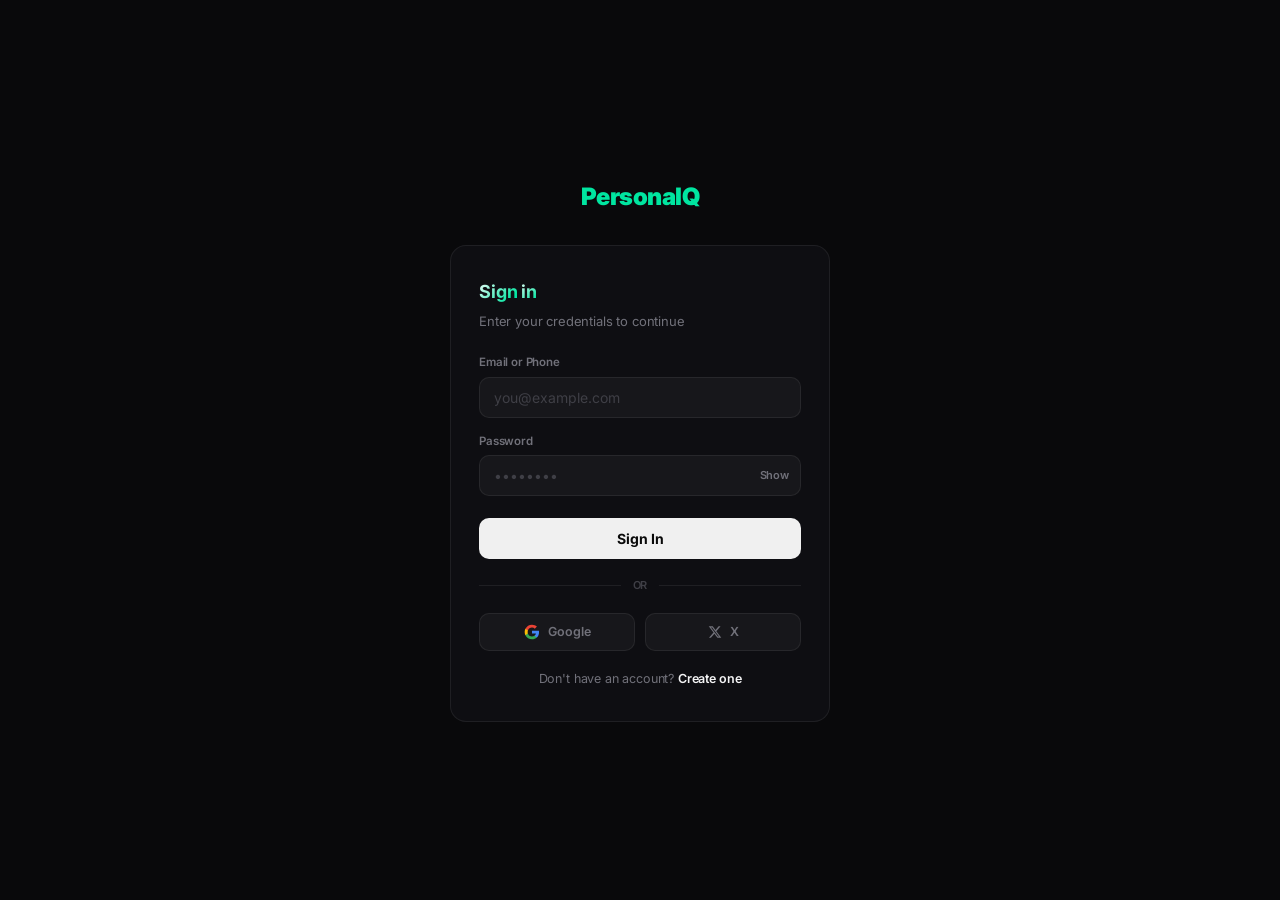
<file: claude website/index.html>
<!DOCTYPE html>
<html lang="en">
<head>
  <meta charset="UTF-8" />
  <meta name="viewport" content="width=device-width, initial-scale=1.0" />
  <title>PersonalQ</title>
  <link rel="stylesheet" href="css/style.css?v=6" />
  <link rel="preconnect" href="https://fonts.googleapis.com" />
  <link rel="preconnect" href="https://fonts.gstatic.com" crossorigin />
  <link href="https://fonts.googleapis.com/css2?family=Inter:wght@400;500;600;700;800;900&display=swap" rel="stylesheet" />
  <style>
    /* ── Cinematic loading screen (Jitter-style) ─────── */
    .loading-screen {
      position: fixed; inset: 0; z-index: 999;
      background: #060608;
      display: flex; align-items: center; justify-content: center;
      flex-direction: column;
      overflow: hidden;
    }

    /* Ambient glow */
    .loading-glow {
      position: absolute; width: 600px; height: 600px; border-radius: 50%;
      background: radial-gradient(circle, rgba(0,229,160,0.05) 0%, rgba(0,196,255,0.03) 40%, transparent 70%);
      opacity: 0;
      animation: glowPulse 4s ease-in-out 0.2s infinite;
    }

    /* Big cinematic title */
    .loading-headline {
      position: relative; z-index: 2;
      display: flex; flex-wrap: wrap; justify-content: center; gap: 0 0.3em;
      text-align: center;
    }

    .loading-word {
      display: inline-block;
      font-size: clamp(52px, 8vw, 96px);
      font-weight: 900;
      letter-spacing: -3px;
      line-height: 1.05;
      opacity: 0;
      transform: translateY(50px);
      animation: wordSlideIn 1s cubic-bezier(0.16, 1, 0.3, 1) forwards;
      /* Gradient text */
      background: linear-gradient(135deg, #ffffff 0%, #00e5a0 45%, #00c4ff 75%, #a78bfa 100%);
      background-size: 200% 200%;
      -webkit-background-clip: text;
      background-clip: text;
      -webkit-text-fill-color: transparent;
    }

    /* Welcome subtitle */
    .loading-subtitle {
      position: relative; z-index: 2;
      margin-top: 20px;
      font-size: 16px; font-weight: 500; color: rgba(255,255,255,0.35);
      letter-spacing: 0.1px;
      opacity: 0;
      animation: subtitleFade 0.8s cubic-bezier(0.16, 1, 0.3, 1) forwards;
    }
    .loading-subtitle .user-name {
      color: rgba(255,255,255,0.75); font-weight: 600;
    }

    /* Loading bar */
    .loading-bar-wrap {
      position: relative; z-index: 2;
      width: 200px; height: 1px; margin-top: 48px;
      background: rgba(255,255,255,0.06); border-radius: 99px;
      overflow: hidden; opacity: 0;
      animation: subtitleFade 0.5s ease-out forwards;
    }
    .loading-bar-fill {
      height: 100%; width: 0%; border-radius: 99px;
      background: linear-gradient(90deg, #00e5a0, #00c4ff);
      animation: barFill 1.8s cubic-bezier(0.4, 0, 0.2, 1) forwards;
    }

    .loading-screen.fade-out {
      animation: screenFadeOut 0.8s cubic-bezier(0.4, 0, 0.2, 1) forwards;
    }

    @keyframes wordSlideIn {
      0%   { opacity: 0; transform: translateY(50px); filter: blur(6px); }
      60%  { filter: blur(0); }
      100% { opacity: 1; transform: translateY(0); filter: blur(0); }
    }
    @keyframes subtitleFade {
      from { opacity: 0; transform: translateY(14px); }
      to   { opacity: 1; transform: translateY(0); }
    }
    @keyframes glowPulse {
      0%, 100% { opacity: 0.5; transform: scale(0.95); }
      50%      { opacity: 1; transform: scale(1.05); }
    }
    @keyframes barFill {
      0%   { width: 0%; }
      30%  { width: 45%; }
      60%  { width: 70%; }
      85%  { width: 88%; }
      100% { width: 100%; }
    }
    @keyframes screenFadeOut {
      0%   { opacity: 1; }
      100% { opacity: 0; pointer-events: none; }
    }

    /* ── Dashboard layout ────────────────────────────── */
    .dash-hero {
      text-align: center; padding: 64px 24px 24px;
    }
    .dash-hero-headline {
      display: flex; flex-wrap: wrap; justify-content: center; gap: 0 0.25em;
      margin-bottom: 16px;
    }
    .dash-hero-word {
      display: inline-block;
      font-size: clamp(32px, 5vw, 56px);
      font-weight: 900;
      letter-spacing: -2px;
      line-height: 1.05;
      opacity: 0;
      transform: translateY(40px);
      animation: wordSlideIn 0.9s cubic-bezier(0.16, 1, 0.3, 1) forwards;
    }
    .dash-hero-word.gradient-word {
      background: linear-gradient(135deg, #00e5a0 0%, #00c4ff 60%, #a78bfa 100%);
      background-size: 200% 200%;
      -webkit-background-clip: text;
      background-clip: text;
      -webkit-text-fill-color: transparent;
    }
    .dash-hero p {
      color: var(--text-muted); font-size: 15px; max-width: 420px; margin: 0 auto;
      opacity: 0;
      animation: subtitleFade 0.8s cubic-bezier(0.16, 1, 0.3, 1) forwards;
    }

    .dash-grid {
      display: grid; grid-template-columns: repeat(auto-fill, minmax(220px, 1fr));
      gap: 14px; max-width: 800px; margin: 0 auto; padding: 24px 32px 60px;
    }

    .dash-card {
      background: var(--card-bg);
      border: 1px solid var(--border);
      border-radius: 16px; padding: 28px 24px;
      cursor: pointer;
      transition: border-color 0.3s, transform 0.25s, box-shadow 0.3s, background 0.3s;
      animation: fadeSlideUp 0.5s ease-out both;
      text-decoration: none; color: inherit; display: block;
      position: relative; overflow: hidden;
    }
    .dash-card::before {
      content: ''; position: absolute; inset: 0;
      background: radial-gradient(circle at 50% 0%, rgba(255,255,255,0.03) 0%, transparent 60%);
      opacity: 0; transition: opacity 0.3s;
    }
    .dash-card:hover::before { opacity: 1; }
    .dash-card:nth-child(1) { animation-delay: 0.15s; }
    .dash-card:nth-child(2) { animation-delay: 0.22s; }
    .dash-card:nth-child(3) { animation-delay: 0.29s; }
    .dash-card:nth-child(4) { animation-delay: 0.36s; }

    .dash-card:hover {
      border-color: rgba(0,229,160,0.2);
      transform: translateY(-4px);
      box-shadow: 0 16px 48px rgba(0,0,0,0.35), 0 0 0 1px rgba(0,229,160,0.06);
      background: rgba(255,255,255,0.035);
    }

    .dash-icon {
      width: 48px; height: 48px; border-radius: 14px;
      display: flex; align-items: center; justify-content: center;
      margin-bottom: 18px; font-size: 22px;
    }
    .dash-icon.goals   { background: rgba(0,229,160,0.08); color: #00e5a0; }
    .dash-icon.budget  { background: rgba(0,196,255,0.08); color: #00c4ff; }
    .dash-icon.journal { background: rgba(167,139,250,0.08); color: #a78bfa; }
    .dash-icon.more    { background: rgba(255,255,255,0.03); color: var(--text-dim); }

    .dash-card h3 {
      font-size: 15px; font-weight: 700; margin-bottom: 6px;
      letter-spacing: -0.1px; position: relative;
    }
    .dash-card p {
      font-size: 12.5px; color: var(--text-muted); line-height: 1.55;
      position: relative;
    }
    .dash-card .dash-tag {
      display: inline-block; margin-top: 14px; font-size: 9.5px; font-weight: 700;
      text-transform: uppercase; letter-spacing: 0.8px; padding: 3px 10px;
      border-radius: 4px; position: relative;
    }
    .tag-live { background: rgba(0,229,160,0.08); color: #00e5a0; border: 1px solid rgba(0,229,160,0.15); }
    .tag-soon { background: rgba(255,255,255,0.03); color: var(--text-dim); border: 1px solid rgba(255,255,255,0.04); }
  </style>
</head>
<body class="goals-page">

  <!-- Cinematic loading screen -->
  <div class="loading-screen" id="loading-screen">
    <div class="loading-glow"></div>
    <div class="loading-headline" id="loading-headline">
      <!-- Words injected by JS with staggered delays -->
    </div>
    <div class="loading-subtitle" id="loading-welcome" style="animation-delay:0s">Welcome back</div>
    <div class="loading-bar-wrap" style="animation-delay:0s">
      <div class="loading-bar-fill"></div>
    </div>
  </div>

  <!-- Navbar -->
  <nav class="navbar" style="opacity:0" id="main-nav">
    <span class="nav-brand nav-brand-animated">PersonalQ</span>
    <div class="nav-right">
      <span id="nav-username" class="nav-user"></span>
      <button class="btn-logout" onclick="handleLogout()">Log Out</button>
    </div>
  </nav>

  <!-- Dashboard content -->
  <div id="dashboard" style="opacity:0">

    <div class="dash-hero">
      <div class="dash-hero-headline" id="dash-headline">
        <!-- Words injected by JS -->
      </div>
      <p id="dash-sub" style="animation-delay:0s">Track your goals, manage your budget, and build the life you want.</p>
    </div>

    <div class="dash-grid">

      <!-- Goal Tracker -->
      <a class="dash-card" href="goals.html">
        <div class="dash-icon goals">
          <svg width="24" height="24" viewBox="0 0 24 24" fill="none" stroke="currentColor" stroke-width="2" stroke-linecap="round" stroke-linejoin="round">
            <path d="M22 11.08V12a10 10 0 1 1-5.93-9.14"/>
            <polyline points="22 4 12 14.01 9 11.01"/>
          </svg>
        </div>
        <h3>Goal Tracker</h3>
        <p>Set yearly goals, lock in progress, and watch your growth on a live chart.</p>
        <span class="dash-tag tag-live">Live</span>
      </a>

      <!-- Budget Planner -->
      <a class="dash-card" href="budget.html">
        <div class="dash-icon budget">
          <svg width="24" height="24" viewBox="0 0 24 24" fill="none" stroke="currentColor" stroke-width="2" stroke-linecap="round" stroke-linejoin="round">
            <line x1="12" y1="1" x2="12" y2="23"/><path d="M17 5H9.5a3.5 3.5 0 0 0 0 7h5a3.5 3.5 0 0 1 0 7H6"/>
          </svg>
        </div>
        <h3>Budget Planner</h3>
        <p>Plan your income, expenses, and savings with smart tracking tools.</p>
        <span class="dash-tag tag-live">Live</span>
      </a>

      <!-- Journal -->
      <a class="dash-card" href="#">
        <div class="dash-icon journal">
          <svg width="24" height="24" viewBox="0 0 24 24" fill="none" stroke="currentColor" stroke-width="2" stroke-linecap="round" stroke-linejoin="round">
            <path d="M2 3h6a4 4 0 0 1 4 4v14a3 3 0 0 0-3-3H2z"/><path d="M22 3h-6a4 4 0 0 0-4 4v14a3 3 0 0 1 3-3h7z"/>
          </svg>
        </div>
        <h3>Journal</h3>
        <p>Write daily reflections, track your mood, and build mindful habits.</p>
        <span class="dash-tag tag-soon">Coming Soon</span>
      </a>

      <!-- More -->
      <a class="dash-card" href="#">
        <div class="dash-icon more">
          <svg width="24" height="24" viewBox="0 0 24 24" fill="none" stroke="currentColor" stroke-width="2" stroke-linecap="round" stroke-linejoin="round">
            <circle cx="12" cy="12" r="1"/><circle cx="19" cy="12" r="1"/><circle cx="5" cy="12" r="1"/>
          </svg>
        </div>
        <h3>More Features</h3>
        <p>Habit tracker, fitness log, reading list, and more on the way.</p>
        <span class="dash-tag tag-soon">Coming Soon</span>
      </a>

    </div>
  </div>

  <script>
    // ─── Auth guard — must be logged in ────────────────
    const session = localStorage.getItem('personalq_session');
    if (!session) {
      window.location.href = 'auth.html';
    }

    // ─── Read user from session ─────────────────────────
    let userName = '', firstName = '';
    try {
      const user = JSON.parse(session);
      userName  = user.name || '';
      firstName = userName.split(' ')[0];
    } catch(e) {}

    document.getElementById('nav-username').textContent = userName;

    // ─── Word-by-word animation helper ─────────────────
    function buildWordLine(container, words, baseDelay, gradientIndices) {
      gradientIndices = gradientIndices || [];
      words.forEach((word, i) => {
        const isLoading = container.id === 'loading-headline';
        const span = document.createElement('span');
        span.className = isLoading ? 'loading-word' : 'dash-hero-word';
        if (!isLoading && gradientIndices.includes(i)) span.classList.add('gradient-word');
        span.textContent = word;
        span.style.animationDelay = (baseDelay + i * 0.18) + 's';
        container.appendChild(span);
      });
    }

    // ─── Build dashboard headline ───────────────────────
    let dashBuilt = false;
    function buildDashHero() {
      if (dashBuilt) return;
      dashBuilt = true;
      const headline = document.getElementById('dash-headline');
      const name = firstName || 'there';
      const words = ['What', 'will', 'you', 'build,', name + '?'];
      buildWordLine(headline, words, 0.1, [words.length - 1]);
      const sub = document.getElementById('dash-sub');
      sub.style.animationDelay = (0.1 + words.length * 0.18 + 0.2) + 's';
    }

    function revealDashboard() {
      document.getElementById('loading-screen').style.display = 'none';
      const nav = document.getElementById('main-nav');
      nav.style.transition = 'opacity 0.4s ease-out';
      nav.style.opacity = '1';
      const dash = document.getElementById('dashboard');
      dash.style.transition = 'opacity 0.4s ease-out';
      dash.style.opacity = '1';
      buildDashHero();
      setTimeout(function() {
        if (window.jitterAnimate) window.jitterAnimate(document.getElementById('dashboard'), 0.05);
      }, 120);
    }

    // ─── Already in session — skip welcome entirely ─────
    // sessionStorage resets only when the tab is closed (not on page navigation).
    // So welcome shows once per login session, never on section-to-section movement.
    const alreadyWelcomed = sessionStorage.getItem('pq_welcomed');

    if (alreadyWelcomed) {
      // Navigating back from Goals / Budget — instant reveal, no loading screen
      revealDashboard();
    } else {
      // First load after login — show the cinematic welcome
      sessionStorage.setItem('pq_welcomed', '1');

      const loadingHeadline = document.getElementById('loading-headline');
      buildWordLine(loadingHeadline, ['Personal', 'Q'], 0.4);

      const welcomeEl = document.getElementById('loading-welcome');
      const isFirstLogin = localStorage.getItem('personalq_first_login') === 'true';
      if (isFirstLogin) localStorage.removeItem('personalq_first_login');

      if (firstName) {
        const greeting = isFirstLogin ? 'Welcome,' : 'Welcome back,';
        welcomeEl.innerHTML = `${greeting} <span class="user-name">${firstName}</span>`;
      } else {
        welcomeEl.textContent = 'Welcome';
      }
      welcomeEl.style.animationDelay = '1.0s';
      document.querySelector('.loading-bar-wrap').style.animationDelay = '1.3s';
      document.querySelector('.loading-bar-fill').style.animationDelay = '1.5s';

      setTimeout(() => {
        const screen = document.getElementById('loading-screen');
        screen.classList.add('fade-out');
        setTimeout(revealDashboard, 700);
      }, 3200);
    }

    function handleLogout() {
      localStorage.removeItem('personalq_session');
      sessionStorage.removeItem('pq_welcomed');
      window.location.href = 'auth.html';
    }
  </script>
  <script src="js/jitter.js"></script>

</body>
</html>
</file>
<file: claude website/css/style.css>
/* ═══════════════════════════════════════════════════════════
   PersonalQ — Style v7
   Premium dark design · Professional grade
   ═══════════════════════════════════════════════════════════ */

/* ── Reset & variables ──────────────────────────────────── */
*, *::before, *::after { box-sizing: border-box; margin: 0; padding: 0; }

:root {
  --bg:         #09090b;
  --bg-elevated: #0f0f13;
  --surface:    rgba(255,255,255,0.03);
  --surface-up: rgba(255,255,255,0.05);
  --border:     rgba(255,255,255,0.07);
  --border-up:  rgba(255,255,255,0.12);
  --text:       #f4f4f5;
  --text-dim:   #71717a;
  --text-muted: #3f3f46;
  --accent:     #00e5a0;
  --accent-dim: rgba(0,229,160,0.1);
  --radius:     14px;
  --radius-sm:  10px;
  --font:       'Inter', -apple-system, BlinkMacSystemFont, 'Segoe UI', sans-serif;
  --shadow-sm:  0 1px 2px rgba(0,0,0,0.3);
  --shadow-md:  0 4px 16px rgba(0,0,0,0.4);
  --shadow-lg:  0 8px 32px rgba(0,0,0,0.5);
}

html { height: 100%; scroll-behavior: smooth; }
body {
  font-family: var(--font);
  background: var(--bg);
  color: var(--text);
  min-height: 100vh;
  -webkit-font-smoothing: antialiased;
  -moz-osx-font-smoothing: grayscale;
  line-height: 1.6;
  letter-spacing: -0.01em;
}

.hidden { display: none !important; }

/* ── Scrollbar ──────────────────────────────────────────── */
::-webkit-scrollbar { width: 5px; }
::-webkit-scrollbar-track { background: transparent; }
::-webkit-scrollbar-thumb { background: rgba(255,255,255,0.06); border-radius: 4px; }

/* ═══════════════════════════════════════════════════════════
   NAVBAR
   ═══════════════════════════════════════════════════════════ */
.navbar {
  display: flex; align-items: center; justify-content: space-between;
  padding: 16px 24px;
  border-bottom: 1px solid var(--border);
  background: rgba(6,6,8,0.92);
  backdrop-filter: blur(16px);
  position: sticky; top: 0; z-index: 100;
}

.nav-brand {
  font-size: 18px; font-weight: 800;
  color: var(--accent);
  letter-spacing: -0.3px;
}

.nav-brand-animated {
  background: linear-gradient(90deg, var(--accent) 0%, #00ffc8 50%, var(--accent) 100%);
  background-size: 200% auto;
  -webkit-background-clip: text; background-clip: text;
  -webkit-text-fill-color: transparent;
  animation: brandShimmer 4s ease-in-out infinite;
}
@keyframes brandShimmer {
  0%,100% { background-position: 0% center; }
  50% { background-position: 100% center; }
}

.nav-right { display: flex; align-items: center; gap: 12px; }
.nav-user { font-size: 12px; color: var(--text-dim); font-weight: 500; }

.btn-logout {
  padding: 6px 16px; border-radius: 20px;
  background: transparent; color: var(--text-dim);
  border: 1px solid var(--border);
  font-size: 11px; font-weight: 600; font-family: var(--font);
  cursor: pointer; transition: all 0.2s;
}
.btn-logout:hover { color: var(--text); border-color: var(--border-up); }

/* ═══════════════════════════════════════════════════════════
   BUTTONS — Universal neutral system
   ═══════════════════════════════════════════════════════════ */

/* Primary: white bg, dark text */
.btn-primary {
  display: inline-flex; align-items: center; justify-content: center; gap: 6px;
  padding: 10px 22px; border-radius: var(--radius-sm);
  background: #f0f0f0; color: #0a0a0a;
  border: none; font-size: 13px; font-weight: 600; font-family: var(--font);
  cursor: pointer; transition: all 0.2s; letter-spacing: 0.1px;
}
.btn-primary:hover { background: #ffffff; }
.btn-primary:active { transform: scale(0.97); }

/* Neutral: glass surface, light text (for Lock In on cards) */
.btn-neutral {
  display: inline-flex; align-items: center; justify-content: center; gap: 5px;
  padding: 7px 18px; border-radius: var(--radius-sm);
  background: rgba(255,255,255,0.07); color: var(--text);
  border: 1px solid rgba(255,255,255,0.1);
  font-size: 11.5px; font-weight: 600; font-family: var(--font);
  cursor: pointer; transition: all 0.2s; letter-spacing: 0.2px;
  white-space: nowrap;
}
.btn-neutral:hover { background: rgba(255,255,255,0.11); border-color: rgba(255,255,255,0.16); }
.btn-neutral:active { transform: scale(0.97); }

/* Ghost: transparent, dim text */
.btn-ghost {
  display: inline-flex; align-items: center; gap: 4px;
  padding: 7px 14px; border-radius: var(--radius-sm);
  background: transparent; color: var(--text-dim);
  border: 1px solid transparent;
  font-size: 11.5px; font-weight: 600; font-family: var(--font);
  cursor: pointer; transition: all 0.2s;
}
.btn-ghost:hover { color: var(--text); background: rgba(255,255,255,0.04); }

/* Pivot button: amber ghost */
.btn-pivot { color: #f59e0b !important; }
.btn-pivot:hover { background: rgba(245,158,11,0.08) !important; color: #fbbf24 !important; }

/* Cancel button */
.btn-cancel {
  padding: 10px 18px; border-radius: var(--radius-sm);
  background: transparent; color: var(--text-dim);
  border: 1px solid var(--border);
  font-size: 13px; font-weight: 600; font-family: var(--font);
  cursor: pointer; transition: all 0.2s;
}
.btn-cancel:hover { color: var(--text); border-color: var(--border-up); }

/* Small icon button (delete etc) */
.btn-icon-sm {
  display: flex; align-items: center; justify-content: center;
  width: 28px; height: 28px; border-radius: 6px;
  background: transparent; border: none;
  color: var(--text-muted); cursor: pointer; transition: all 0.2s;
}
.btn-icon-sm:hover { color: #f87171; background: rgba(248,113,113,0.08); }

/* ═══════════════════════════════════════════════════════════
   MODALS — shared
   ═══════════════════════════════════════════════════════════ */
.modal-overlay {
  position: fixed; inset: 0; z-index: 200;
  display: flex; align-items: center; justify-content: center;
  background: rgba(0,0,0,0.7); backdrop-filter: blur(4px);
  animation: fadeIn 0.15s ease;
}
.modal-card {
  background: #111114; border: 1px solid var(--border);
  border-radius: 16px; padding: 28px;
  width: 92%; max-width: 400px;
  animation: modalIn 0.2s ease;
}
.modal-card h3 {
  font-size: 16px; font-weight: 700; color: var(--text); margin-bottom: 16px;
}
.modal-input {
  width: 100%; padding: 11px 14px;
  background: rgba(255,255,255,0.04); border: 1px solid var(--border);
  border-radius: var(--radius-sm); color: var(--text);
  font-size: 13.5px; font-family: var(--font);
  outline: none; transition: border-color 0.2s;
  margin-bottom: 10px;
}
.modal-input:focus { border-color: rgba(255,255,255,0.15); }
.modal-input::placeholder { color: var(--text-muted); }
.modal-actions {
  display: flex; justify-content: flex-end; gap: 10px; margin-top: 12px;
}
.modal-confirm { min-width: 100px; }

.modal-date-row { margin-bottom: 4px; }
.modal-date-label { display: block; font-size: 11.5px; font-weight: 600; color: var(--text-dim); margin-bottom: 6px; }
.text-dim { font-weight: 400; color: var(--text-muted); }
.modal-date-input { color-scheme: dark; }

@keyframes fadeIn { from { opacity: 0; } to { opacity: 1; } }
@keyframes modalIn { from { opacity: 0; transform: scale(0.95) translateY(8px); } to { opacity: 1; transform: scale(1) translateY(0); } }

.btn-close-modal {
  display: flex; align-items: center; justify-content: center;
  width: 30px; height: 30px; border-radius: 8px;
  background: rgba(255,255,255,0.04); border: none;
  color: var(--text-dim); cursor: pointer; transition: all 0.15s;
}
.btn-close-modal:hover { background: rgba(255,255,255,0.08); color: var(--text); }

/* ═══════════════════════════════════════════════════════════
   LOCK IN MODAL — stepper + chips
   ═══════════════════════════════════════════════════════════ */
.lockin-card { max-width: 380px; }

.lockin-header {
  display: flex; justify-content: space-between; align-items: flex-start;
  margin-bottom: 20px;
}
.lockin-title-text { font-size: 15px; font-weight: 700; color: var(--text); }
.lockin-goal-name { font-size: 12px; color: var(--text-dim); margin-top: 3px; font-weight: 500; }

/* Preview bar */
.lockin-preview-wrap {
  display: flex; align-items: center; gap: 12px; margin-bottom: 20px;
}
.lockin-preview-track {
  flex: 1; height: 8px; border-radius: 4px;
  background: rgba(255,255,255,0.06); overflow: hidden;
}
.lockin-preview-fill {
  height: 100%; border-radius: 4px;
  background: linear-gradient(90deg, #0077b6 0%, #00b4d8 30%, #00e5a0 60%, #00b4d8 100%);
  background-size: 250% 100%;
  animation: waterFlow 4s ease-in-out infinite;
  transition: width 0.2s ease;
  position: relative; overflow: hidden;
}
.lockin-preview-fill::before {
  content: '';
  position: absolute; top: 0; left: -60%;
  width: 40%; height: 100%;
  background: linear-gradient(90deg, transparent, rgba(255,255,255,0.35), transparent);
  animation: liquidShine 2.2s ease-in-out infinite;
  border-radius: 4px;
}
.lockin-preview-fill::after {
  content: '';
  position: absolute; top: 0; left: 0; right: 0;
  height: 45%;
  background: rgba(255,255,255,0.18);
  border-radius: 4px 4px 50% 50%;
}
.lockin-preview-label {
  font-size: 14px; font-weight: 700; color: var(--text);
  min-width: 36px; text-align: right;
}

/* Stepper */
.lockin-stepper {
  display: flex; align-items: center; justify-content: center;
  gap: 8px; margin-bottom: 16px;
}
.stepper-btn {
  display: flex; align-items: center; justify-content: center;
  width: 42px; height: 42px; border-radius: 10px;
  background: rgba(255,255,255,0.05); border: 1px solid var(--border);
  color: var(--text); font-size: 20px; font-weight: 600;
  cursor: pointer; transition: all 0.15s; font-family: var(--font);
  user-select: none;
}
.stepper-btn:hover { background: rgba(255,255,255,0.09); border-color: var(--border-up); }
.stepper-btn:active { transform: scale(0.93); }

.stepper-input-wrap {
  display: flex; align-items: center; gap: 2px;
  background: rgba(255,255,255,0.04); border: 1px solid var(--border);
  border-radius: 10px; padding: 0 12px; height: 42px;
}
.lockin-pct-input {
  width: 56px; text-align: center;
  background: transparent; border: none; outline: none;
  color: var(--text); font-size: 22px; font-weight: 700;
  font-family: var(--font);
  -moz-appearance: textfield;
}
.lockin-pct-input::-webkit-outer-spin-button,
.lockin-pct-input::-webkit-inner-spin-button { -webkit-appearance: none; margin: 0; }
.stepper-unit { font-size: 14px; color: var(--text-dim); font-weight: 600; }

/* Chips */
.lockin-chips {
  display: flex; gap: 6px; margin-bottom: 8px; flex-wrap: wrap;
}
.pct-chip {
  flex: 1; min-width: 56px; padding: 8px 4px;
  border-radius: var(--radius-sm);
  background: rgba(255,255,255,0.04); border: 1px solid var(--border);
  color: var(--text-dim); font-size: 12px; font-weight: 600;
  font-family: var(--font); cursor: pointer; transition: all 0.15s;
  text-align: center;
}
.pct-chip:hover { background: rgba(255,255,255,0.07); color: var(--text); border-color: var(--border-up); }
.pct-chip.active { background: rgba(255,255,255,0.1); color: var(--text); border-color: rgba(255,255,255,0.18); }
.chip-done { color: var(--accent); }
.chip-done.active { background: rgba(0,229,160,0.1); border-color: rgba(0,229,160,0.25); color: var(--accent); }

/* ═══════════════════════════════════════════════════════════
   PIVOT MODAL
   ═══════════════════════════════════════════════════════════ */
.pivot-card { max-width: 400px; }

.pivot-step { animation: fadeIn 0.25s ease; }

.pivot-icon {
  font-size: 28px; color: #f59e0b; margin-bottom: 10px;
  width: 48px; height: 48px; display: flex; align-items: center; justify-content: center;
  background: rgba(245,158,11,0.08); border-radius: 12px;
}
.pivot-heading { font-size: 16px; font-weight: 700; color: var(--text); margin-bottom: 4px; }
.pivot-goal-label { font-size: 12px; color: var(--text-dim); margin-bottom: 16px; font-weight: 500; }
.pivot-field-label { font-size: 12px; font-weight: 600; color: var(--text-dim); margin-bottom: 6px; display: block; }
.pivot-sub { font-size: 13px; color: var(--text-dim); margin-bottom: 18px; line-height: 1.5; }

.pivot-choice-row { display: flex; gap: 10px; }

.pivot-choice-btn {
  flex: 1; display: flex; flex-direction: column; align-items: center; gap: 8px;
  padding: 18px 12px; border-radius: var(--radius);
  background: rgba(255,255,255,0.03); border: 1px solid var(--border);
  color: var(--text-dim); font-size: 12.5px; font-weight: 600;
  font-family: var(--font); cursor: pointer; transition: all 0.2s;
  text-align: center;
}
.pivot-choice-btn:hover { border-color: var(--border-up); }

.pivot-yes:hover { background: rgba(0,229,160,0.06); border-color: rgba(0,229,160,0.2); color: var(--accent); }
.pivot-yes:hover svg { stroke: var(--accent); }

.pivot-no:hover { background: rgba(248,113,113,0.06); border-color: rgba(248,113,113,0.2); color: #f87171; }
.pivot-no:hover svg { stroke: #f87171; }

/* ═══════════════════════════════════════════════════════════
   WELCOME OVERLAY
   ═══════════════════════════════════════════════════════════ */
.welcome-overlay {
  position: fixed; inset: 0; z-index: 300;
  display: flex; align-items: center; justify-content: center;
  background: var(--bg);
}
.welcome-overlay.fade-out { animation: fadeOut 0.4s ease forwards; }
@keyframes fadeOut { to { opacity: 0; } }

.welcome-content { text-align: center; padding: 24px; }
.welcome-title { font-size: 24px; font-weight: 800; color: var(--text); margin-bottom: 8px; }
.brand-teal { color: var(--accent); }
.welcome-sub { font-size: 14px; color: var(--text-dim); margin-bottom: 28px; }
.welcome-btn { min-width: 160px; }

/* ═══════════════════════════════════════════════════════════
   CURRENT DATE
   ═══════════════════════════════════════════════════════════ */
.current-date {
  font-size: 13px; font-weight: 600; color: var(--text-dim);
  margin-bottom: 14px; letter-spacing: 0.2px;
}

/* ═══════════════════════════════════════════════════════════
   DAILY QUOTE
   ═══════════════════════════════════════════════════════════ */
.daily-quote {
  padding: 16px 20px;
  margin-bottom: 20px;
  background: rgba(255,255,255,0.015);
  border-left: 2px solid rgba(255,255,255,0.06);
  border-radius: 0 var(--radius-sm) var(--radius-sm) 0;
}
.quote-text {
  font-size: 13px; color: var(--text-dim);
  font-style: italic; line-height: 1.55;
  margin-bottom: 4px;
}
.quote-author {
  font-size: 11px; color: var(--text-muted); font-weight: 600;
}

/* ═══════════════════════════════════════════════════════════
   YEAR NAVIGATION
   ═══════════════════════════════════════════════════════════ */
.year-nav {
  display: flex; align-items: center; justify-content: center;
  gap: 8px; margin-bottom: 16px;
}
.year-nav-btn {
  display: flex; align-items: center; justify-content: center;
  width: 34px; height: 34px; border-radius: 8px;
  background: rgba(255,255,255,0.04); border: 1px solid var(--border);
  color: var(--text-dim); font-size: 18px; font-weight: 600;
  cursor: pointer; transition: all 0.15s; font-family: var(--font);
}
.year-nav-btn:hover:not(:disabled) { background: rgba(255,255,255,0.08); color: var(--text); }
.year-nav-btn:disabled { opacity: 0.25; cursor: default; }

.year-nav-center {
  display: flex; align-items: center; gap: 8px;
  padding: 0 8px;
}
.year-display-main { font-size: 20px; font-weight: 800; color: var(--text); letter-spacing: -0.3px; }

.year-badge {
  font-size: 9.5px; font-weight: 700; text-transform: uppercase;
  letter-spacing: 0.6px; padding: 3px 8px; border-radius: 4px;
}
.year-badge-current { background: rgba(0,229,160,0.1); color: var(--accent); }
.year-badge-past { background: rgba(255,255,255,0.05); color: var(--text-dim); }
.year-badge-future { background: rgba(96,165,250,0.1); color: #60a5fa; }

.btn-new-year {
  display: inline-flex; align-items: center; gap: 4px;
  padding: 6px 14px; border-radius: 6px;
  background: rgba(255,255,255,0.04); border: 1px solid var(--border);
  color: var(--text-dim); font-size: 11px; font-weight: 600;
  font-family: var(--font); cursor: pointer; transition: all 0.15s;
  margin-left: 8px;
}
.btn-new-year:hover { background: rgba(255,255,255,0.07); color: var(--text); }

/* Read-only banner */
.readonly-banner {
  display: flex; align-items: center; gap: 8px;
  padding: 10px 16px; margin-bottom: 14px;
  background: rgba(255,255,255,0.025); border: 1px solid var(--border);
  border-radius: var(--radius-sm);
  font-size: 12px; font-weight: 600; color: var(--text-dim);
}
.readonly-banner svg { flex-shrink: 0; }

/* ═══════════════════════════════════════════════════════════
   OVERALL PROGRESS BAR
   ═══════════════════════════════════════════════════════════ */
.overall-bar-wrap {
  height: 6px; border-radius: 3px;
  background: rgba(255,255,255,0.05);
  overflow: hidden; margin-bottom: 8px;
}
.overall-bar-fill {
  height: 100%; border-radius: 3px;
  background: linear-gradient(90deg, #0077b6 0%, #00b4d8 30%, #00e5a0 60%, #00b4d8 100%);
  background-size: 250% 100%;
  animation: waterFlow 4s ease-in-out infinite;
  transition: width 0.5s cubic-bezier(0.22,1,0.36,1);
  position: relative; overflow: hidden;
}
.overall-bar-fill::before {
  content: '';
  position: absolute; top: 0; left: -60%;
  width: 40%; height: 100%;
  background: linear-gradient(90deg, transparent, rgba(255,255,255,0.35), transparent);
  animation: liquidShine 2.2s ease-in-out infinite;
  border-radius: 3px;
}
.overall-bar-fill::after {
  content: '';
  position: absolute; top: 0; left: 0; right: 0;
  height: 45%;
  background: rgba(255,255,255,0.18);
  border-radius: 3px 3px 50% 50%;
}
@keyframes liquidShine {
  0% { left: -60%; opacity: 0; }
  30% { opacity: 1; }
  70% { opacity: 1; }
  100% { left: 120%; opacity: 0; }
}
@keyframes waterFlow {
  0%   { background-position: 0% 50%; }
  50%  { background-position: 100% 50%; }
  100% { background-position: 0% 50%; }
}
.overall-stats {
  display: flex; justify-content: space-between; align-items: center;
  margin-bottom: 20px;
}
.overall-stats span { font-size: 11.5px; color: var(--text-dim); font-weight: 500; }
.overall-pct { font-weight: 700 !important; color: var(--text) !important; }

/* ═══════════════════════════════════════════════════════════
   CHART SECTION
   ═══════════════════════════════════════════════════════════ */
.chart-section {
  background: #0c0c10;
  border: 1px solid var(--border);
  border-radius: var(--radius);
  padding: 18px; margin-bottom: 24px;
}
.chart-header {
  display: flex; justify-content: space-between; align-items: center;
  margin-bottom: 14px;
}
.chart-label { font-size: 12px; font-weight: 700; color: var(--text-dim); letter-spacing: 0.3px; }

/* Chart mode tabs */
.chart-mode-tabs { display: flex; gap: 2px; background: rgba(255,255,255,0.03); border-radius: 6px; padding: 2px; }

.chart-tab {
  padding: 5px 12px; border-radius: 5px;
  background: transparent; border: none;
  color: var(--text-muted); font-size: 10.5px; font-weight: 700;
  font-family: var(--font); cursor: pointer; transition: all 0.15s;
  letter-spacing: 0.3px;
}
.chart-tab:hover { color: var(--text-dim); }
.chart-tab.active { background: rgba(255,255,255,0.07); color: var(--text); }

.chart-container { height: 220px; position: relative; }

/* ═══════════════════════════════════════════════════════════
   GOALS SECTION
   ═══════════════════════════════════════════════════════════ */
.goals-container {
  max-width: 600px; margin: 0 auto;
  padding: 24px 18px 60px;
}

.goals-section-head {
  display: flex; justify-content: space-between; align-items: center;
  margin-bottom: 14px;
}
.goals-section-head h2 { font-size: 15px; font-weight: 700; color: var(--text); }

.btn-add-goal {
  display: inline-flex; align-items: center; gap: 5px;
  padding: 8px 16px; border-radius: 20px;
  background: #f0f0f0; color: #0a0a0a;
  border: none; font-size: 12px; font-weight: 700;
  font-family: var(--font); cursor: pointer; transition: all 0.15s;
}
.btn-add-goal:hover { background: #ffffff; }
.btn-add-goal:active { transform: scale(0.96); }

.goals-list { display: flex; flex-direction: column; gap: 8px; }

.goals-empty {
  text-align: center; padding: 48px 20px;
  color: var(--text-muted);
}
.goals-empty p { font-size: 14px; font-weight: 600; color: var(--text-dim); margin-bottom: 4px; }
.goals-empty span { font-size: 12px; }

/* ── Goal card ──────────────────────────────────────────── */
.goal-card {
  background: var(--surface);
  border: 1px solid var(--border);
  border-radius: var(--radius);
  padding: 16px 18px;
  transition: all 0.2s;
  animation: cardIn 0.3s ease both;
}
.goal-card:hover { background: var(--surface-up); border-color: rgba(255,255,255,0.08); }

.card-done { border-color: rgba(0,229,160,0.12); }
.card-done:hover { border-color: rgba(0,229,160,0.18); }

.card-overdue { border-color: rgba(245,158,11,0.15); }
.card-overdue:hover { border-color: rgba(245,158,11,0.22); }

@keyframes cardIn { from { opacity: 0; transform: translateY(6px); } to { opacity: 1; transform: translateY(0); } }

.card-flash { animation: flash 0.6s ease; }
@keyframes flash {
  0% { border-color: var(--accent); box-shadow: 0 0 12px rgba(0,229,160,0.15); }
  100% { border-color: var(--border); box-shadow: none; }
}

.goal-card-top {
  display: flex; justify-content: space-between; align-items: flex-start;
  margin-bottom: 8px;
}
.goal-title-area { flex: 1; min-width: 0; }
.goal-title { font-size: 14px; font-weight: 700; color: var(--text); line-height: 1.3; }
.goal-deadline {
  display: inline-flex; align-items: center; gap: 3px;
  font-size: 10.5px; color: var(--text-muted); font-weight: 500;
  margin-top: 3px;
}
.overdue-text { color: #f59e0b; }

.goal-top-right { display: flex; align-items: center; gap: 4px; flex-shrink: 0; }

.badge-done {
  display: flex; align-items: center; justify-content: center;
  width: 22px; height: 22px; border-radius: 6px;
  background: rgba(0,229,160,0.1); color: var(--accent);
  font-size: 11px; font-weight: 800;
}

/* Next step reminder */
.goal-next-step {
  padding: 8px 12px; margin-bottom: 10px;
  background: rgba(245,158,11,0.04);
  border: 1px solid rgba(245,158,11,0.08);
  border-radius: var(--radius-sm);
  font-size: 12px; color: var(--text-dim); line-height: 1.4;
}
.next-step-tag {
  display: inline-block; font-size: 9.5px; font-weight: 700;
  text-transform: uppercase; letter-spacing: 0.5px;
  color: #f59e0b; margin-right: 6px;
}

/* Progress bar */
.goal-bar-row {
  display: flex; align-items: center; gap: 10px;
  margin-bottom: 4px;
}
.goal-bar-track {
  flex: 1; height: 5px; border-radius: 3px;
  background: rgba(255,255,255,0.05); overflow: hidden;
}
.goal-bar-fill {
  height: 100%; border-radius: 3px;
  background: linear-gradient(90deg, #0077b6 0%, #00b4d8 30%, #00e5a0 60%, #00b4d8 100%);
  background-size: 250% 100%;
  animation: waterFlow 4s ease-in-out infinite;
  transition: width 0.4s cubic-bezier(0.22,1,0.36,1);
  position: relative; overflow: hidden;
}
.goal-bar-fill::before {
  content: '';
  position: absolute; top: 0; left: -60%;
  width: 40%; height: 100%;
  background: linear-gradient(90deg, transparent, rgba(255,255,255,0.35), transparent);
  animation: liquidShine 2.2s ease-in-out infinite;
  border-radius: 3px;
}
.goal-bar-fill::after {
  content: '';
  position: absolute; top: 0; left: 0; right: 0;
  height: 45%;
  background: rgba(255,255,255,0.18);
  border-radius: 3px 3px 50% 50%;
}
.bar-archived { background: var(--text-muted); }

.goal-pct { font-size: 12px; font-weight: 700; color: var(--text-dim); min-width: 32px; text-align: right; }

/* Inline Lock In */
.goal-inline-lockin {
  display: flex; align-items: center; gap: 8px;
  margin-top: 10px; padding-top: 10px;
  border-top: 1px solid rgba(255,255,255,0.03);
  animation: fadeIn 0.2s ease;
}
.inline-pct-input {
  width: 52px; padding: 6px 8px;
  background: rgba(255,255,255,0.04); border: 1px solid var(--border);
  border-radius: 6px; color: var(--text);
  font-size: 14px; font-weight: 700; font-family: var(--font);
  text-align: center; outline: none;
  -moz-appearance: textfield;
}
.inline-pct-input::-webkit-outer-spin-button,
.inline-pct-input::-webkit-inner-spin-button { -webkit-appearance: none; margin: 0; }
.inline-pct-input:focus { border-color: rgba(255,255,255,0.15); }
.inline-pct-unit { font-size: 11px; color: var(--text-dim); font-weight: 600; margin-left: -4px; }

.inline-quick-chips {
  display: flex; gap: 3px; flex: 1;
}
.inline-chip {
  padding: 5px 8px; border-radius: 5px;
  background: rgba(255,255,255,0.04); border: 1px solid var(--border);
  color: var(--text-muted); font-size: 10px; font-weight: 700;
  font-family: var(--font); cursor: pointer; transition: all 0.15s;
}
.inline-chip:hover { background: rgba(255,255,255,0.08); color: var(--text); border-color: var(--border-up); }
.inline-chip-done { color: var(--accent); }
.inline-chip-done:hover { background: rgba(0,229,160,0.08); border-color: rgba(0,229,160,0.2); }

.inline-save-btn {
  padding: 5px 12px; border-radius: 6px;
  background: var(--accent); color: #0a0a0a; border: none;
  font-size: 11px; font-weight: 700; font-family: var(--font);
  cursor: pointer; transition: all 0.15s;
}
.inline-save-btn:hover { background: #00ffc8; }
.inline-save-btn:active { transform: scale(0.95); }

/* Last logged timestamp on card */
.goal-logged-time {
  font-size: 9.5px; color: var(--text-muted); font-weight: 500;
  margin-top: 4px;
}

/* ── Sub-goals / Checklist ───────────────────────────────── */
.subgoals-section {
  margin-top: 8px; margin-bottom: 4px;
}
.subgoals-toggle {
  display: inline-flex; align-items: center; gap: 5px;
  background: none; border: none; padding: 0;
  color: var(--text-dim); font-size: 10.5px; font-weight: 600;
  font-family: var(--font); cursor: pointer; transition: color 0.15s;
}
.subgoals-toggle:hover { color: var(--text); }
.subgoals-toggle svg { transition: transform 0.2s; }
.subgoals-toggle.open svg { transform: rotate(90deg); }

.subgoals-list {
  display: flex; flex-direction: column; gap: 2px;
  margin-top: 6px; padding-left: 2px;
}
.subgoal-item {
  display: flex; align-items: center; gap: 8px;
  padding: 5px 8px; border-radius: 5px;
  transition: background 0.15s;
}
.subgoal-item:hover { background: rgba(255,255,255,0.02); }

.subgoal-check {
  width: 16px; height: 16px; border-radius: 4px;
  background: rgba(255,255,255,0.04); border: 1.5px solid rgba(255,255,255,0.12);
  display: flex; align-items: center; justify-content: center;
  cursor: pointer; transition: all 0.15s; flex-shrink: 0;
  color: transparent; font-size: 10px;
}
.subgoal-check:hover { border-color: var(--accent); background: rgba(0,229,160,0.05); }
.subgoal-check.checked {
  background: var(--accent); border-color: var(--accent); color: #0a0a0a;
}

.subgoal-text {
  font-size: 11.5px; color: var(--text-dim); font-weight: 500;
  flex: 1; line-height: 1.3;
}
.subgoal-text.done { text-decoration: line-through; color: var(--text-muted); }

.subgoal-remove {
  width: 18px; height: 18px; border-radius: 4px;
  display: flex; align-items: center; justify-content: center;
  background: none; border: none; color: var(--text-muted);
  cursor: pointer; font-size: 12px; font-family: var(--font);
  opacity: 0; transition: all 0.15s;
}
.subgoal-item:hover .subgoal-remove { opacity: 1; }
.subgoal-remove:hover { color: #f87171; background: rgba(248,113,113,0.08); }

.subgoal-add-row {
  display: flex; align-items: center; gap: 6px; margin-top: 4px;
}
.subgoal-add-input {
  flex: 1; padding: 5px 8px;
  background: rgba(255,255,255,0.03); border: 1px solid var(--border);
  border-radius: 5px; color: var(--text);
  font-size: 11px; font-family: var(--font); outline: none;
}
.subgoal-add-input::placeholder { color: var(--text-muted); }
.subgoal-add-input:focus { border-color: rgba(255,255,255,0.12); }
.subgoal-add-btn {
  padding: 4px 10px; border-radius: 5px;
  background: rgba(255,255,255,0.05); border: 1px solid var(--border);
  color: var(--text-dim); font-size: 10px; font-weight: 700;
  font-family: var(--font); cursor: pointer; transition: all 0.15s;
}
.subgoal-add-btn:hover { background: rgba(255,255,255,0.08); color: var(--text); }

/* ── Quarterly / Monthly Breakdown ───────────────────────── */
.breakdown-section {
  background: #0c0c10;
  border: 1px solid var(--border);
  border-radius: var(--radius);
  padding: 16px 18px; margin-bottom: 22px;
}
.breakdown-header {
  display: flex; align-items: center; justify-content: space-between;
  margin-bottom: 14px;
}
.breakdown-title {
  font-size: 12px; font-weight: 700; color: var(--text-dim);
  letter-spacing: 0.3px;
}
.breakdown-tabs {
  display: flex; gap: 2px; background: rgba(255,255,255,0.03);
  border-radius: 6px; padding: 2px;
}
.breakdown-tab {
  padding: 5px 12px; border-radius: 5px;
  background: transparent; border: none;
  color: var(--text-muted); font-size: 10.5px; font-weight: 700;
  font-family: var(--font); cursor: pointer; transition: all 0.15s;
  letter-spacing: 0.3px;
}
.breakdown-tab:hover { color: var(--text-dim); }
.breakdown-tab.active { background: rgba(255,255,255,0.07); color: var(--text); }

.breakdown-grid {
  display: grid; grid-template-columns: 1fr 1fr;
  gap: 8px;
}
.breakdown-card {
  padding: 12px 14px; border-radius: var(--radius-sm);
  background: rgba(255,255,255,0.02); border: 1px solid var(--border);
  transition: all 0.15s;
}
.breakdown-card:hover { background: rgba(255,255,255,0.035); }
.breakdown-card-current { border-color: rgba(0,229,160,0.15); }

.breakdown-period {
  font-size: 10px; font-weight: 700; color: var(--text-dim);
  text-transform: uppercase; letter-spacing: 0.4px;
  margin-bottom: 6px;
}
.breakdown-period-current { color: var(--accent); }

.breakdown-pct {
  font-size: 20px; font-weight: 800; color: var(--text);
  letter-spacing: -0.5px; margin-bottom: 4px;
}
.breakdown-bar-track {
  height: 4px; border-radius: 2px;
  background: rgba(255,255,255,0.05); overflow: hidden;
  margin-bottom: 4px;
}
.breakdown-bar-fill {
  height: 100%; border-radius: 2px;
  background: linear-gradient(90deg, #0077b6, #00b4d8, #00e5a0);
  transition: width 0.4s ease;
}
.breakdown-detail {
  font-size: 9.5px; color: var(--text-muted); font-weight: 500;
}

/* Actions */
.goal-actions {
  display: flex; justify-content: flex-end; gap: 6px;
  margin-top: 10px; padding-top: 10px;
  border-top: 1px solid rgba(255,255,255,0.03);
}

/* ═══════════════════════════════════════════════════════════
   ARCHIVED SECTION
   ═══════════════════════════════════════════════════════════ */
.archived-section { margin-top: 32px; }

.archived-toggle {
  display: flex; align-items: center; justify-content: space-between;
  width: 100%; padding: 12px 16px;
  background: rgba(255,255,255,0.02); border: 1px solid var(--border);
  border-radius: var(--radius-sm);
  color: var(--text-dim); font-size: 12px; font-weight: 700;
  font-family: var(--font); cursor: pointer; transition: all 0.15s;
}
.archived-toggle:hover { background: rgba(255,255,255,0.04); }
.archived-chevron { transition: transform 0.2s; }

.archived-list { display: flex; flex-direction: column; gap: 6px; margin-top: 8px; }

.archived-card {
  background: rgba(255,255,255,0.015);
  border: 1px solid rgba(255,255,255,0.04);
  border-radius: var(--radius-sm);
  padding: 14px 16px;
  opacity: 0.7;
}
.archived-card-top {
  display: flex; justify-content: space-between; align-items: center;
  margin-bottom: 8px;
}
.archived-card .goal-title { font-size: 13px; }

.archived-note {
  font-size: 11px; color: var(--text-muted);
  font-style: italic; margin-top: 6px; line-height: 1.4;
}

/* ═══════════════════════════════════════════════════════════
   AUTH PAGE
   ═══════════════════════════════════════════════════════════ */
.auth-page {
  display: flex; align-items: center; justify-content: center;
  min-height: 100vh; padding: 24px;
}
.auth-wrapper { width: 100%; max-width: 380px; }

.auth-brand {
  text-align: center; margin-bottom: 28px;
}
.auth-brand-text {
  font-size: 24px; font-weight: 900; color: var(--accent);
  letter-spacing: -0.5px;
}

.auth-card {
  background: #0e0e12;
  border: 1px solid var(--border);
  border-radius: 16px;
  padding: 32px 28px;
}
.auth-card h2 {
  font-size: 18px; font-weight: 700; color: var(--text); margin-bottom: 4px;
}
.auth-card .auth-sub {
  font-size: 13px; color: var(--text-dim); margin-bottom: 22px;
}

.auth-input-group { margin-bottom: 14px; }
.auth-input-group label {
  display: block; font-size: 11.5px; font-weight: 600;
  color: var(--text-dim); margin-bottom: 5px;
}
.auth-input {
  width: 100%; padding: 11px 14px;
  background: rgba(255,255,255,0.04); border: 1px solid var(--border);
  border-radius: var(--radius-sm); color: var(--text);
  font-size: 14px; font-family: var(--font);
  outline: none; transition: border-color 0.2s;
}
.auth-input:focus { border-color: rgba(255,255,255,0.15); }
.auth-input::placeholder { color: var(--text-muted); }

.auth-submit {
  width: 100%; padding: 12px;
  margin-top: 8px; border-radius: var(--radius-sm);
  background: #f0f0f0; color: #0a0a0a;
  border: none; font-size: 14px; font-weight: 700;
  font-family: var(--font); cursor: pointer; transition: all 0.2s;
}
.auth-submit:hover { background: #ffffff; }

.auth-divider {
  display: flex; align-items: center; gap: 12px;
  margin: 18px 0; color: var(--text-muted); font-size: 11px; font-weight: 600;
}
.auth-divider::before, .auth-divider::after {
  content: ''; flex: 1; height: 1px; background: var(--border);
}

.auth-social-row { display: flex; gap: 10px; }
.auth-social-btn {
  flex: 1; display: flex; align-items: center; justify-content: center; gap: 8px;
  padding: 10px; border-radius: var(--radius-sm);
  background: rgba(255,255,255,0.04); border: 1px solid var(--border);
  color: var(--text-dim); font-size: 12.5px; font-weight: 600;
  font-family: var(--font); cursor: pointer; transition: all 0.15s;
}
.auth-social-btn:hover { background: rgba(255,255,255,0.07); color: var(--text); }

.auth-toggle {
  text-align: center; margin-top: 18px;
  font-size: 12.5px; color: var(--text-dim);
}
.auth-toggle a {
  color: var(--text); font-weight: 600; text-decoration: none;
}
.auth-toggle a:hover { text-decoration: underline; }

/* ═══════════════════════════════════════════════════════════
   SPLASH / LOADING SCREEN
   ═══════════════════════════════════════════════════════════ */
.splash-screen {
  position: fixed; inset: 0; z-index: 999;
  display: flex; flex-direction: column;
  align-items: center; justify-content: center;
  background: var(--bg);
}
.splash-screen.fade-out {
  animation: splashFade 0.5s ease forwards;
}
@keyframes splashFade { to { opacity: 0; visibility: hidden; } }

.splash-logo {
  font-size: 42px; font-weight: 900; color: var(--accent);
  letter-spacing: -1px;
  opacity: 0; transform: scale(0.85);
  animation: splashIn 0.8s cubic-bezier(0.22, 1, 0.36, 1) 0.3s forwards;
}
@keyframes splashIn {
  0% { opacity: 0; transform: scale(0.85); filter: blur(8px); }
  60% { opacity: 1; filter: blur(0); }
  100% { opacity: 1; transform: scale(1); filter: blur(0); }
}

.splash-sub {
  font-size: 13px; color: var(--text-muted);
  margin-top: 14px; opacity: 0;
  animation: fadeIn 0.4s ease 0.9s forwards;
}

/* Loading dots */
.splash-loader {
  display: flex; gap: 6px; margin-top: 28px; opacity: 0;
  animation: fadeIn 0.3s ease 1.1s forwards;
}
.splash-loader span {
  width: 5px; height: 5px; border-radius: 50%;
  background: var(--text-muted);
  animation: loadPulse 1.2s ease-in-out infinite;
}
.splash-loader span:nth-child(2) { animation-delay: 0.15s; }
.splash-loader span:nth-child(3) { animation-delay: 0.3s; }
@keyframes loadPulse {
  0%, 80%, 100% { opacity: 0.2; transform: scale(0.8); }
  40% { opacity: 1; transform: scale(1); }
}

/* ═══════════════════════════════════════════════════════════
   DASHBOARD HUB
   ═══════════════════════════════════════════════════════════ */
.dashboard-container {
  max-width: 600px; margin: 0 auto;
  padding: 36px 18px 60px;
}
.dashboard-greeting {
  text-align: center; margin-bottom: 32px;
}
.dashboard-greeting h1 {
  font-size: 22px; font-weight: 800; color: var(--text);
  margin-bottom: 4px;
}
.dashboard-greeting p { font-size: 13px; color: var(--text-dim); }

.feature-grid {
  display: grid; grid-template-columns: 1fr 1fr; gap: 10px;
}

.feature-card {
  display: flex; flex-direction: column; align-items: center;
  gap: 10px; padding: 28px 16px;
  background: var(--surface); border: 1px solid var(--border);
  border-radius: var(--radius);
  text-decoration: none; color: var(--text);
  transition: all 0.2s; position: relative;
  cursor: pointer;
}
.feature-card:hover { background: var(--surface-up); border-color: rgba(255,255,255,0.08); transform: translateY(-1px); }

.feature-icon {
  width: 44px; height: 44px;
  display: flex; align-items: center; justify-content: center;
  border-radius: 12px; font-size: 20px;
}

.feature-label { font-size: 13px; font-weight: 700; }
.feature-tag {
  position: absolute; top: 10px; right: 10px;
  font-size: 8px; font-weight: 800; text-transform: uppercase;
  letter-spacing: 0.7px; padding: 2px 7px; border-radius: 3px;
}
.tag-live { background: rgba(0,229,160,0.12); color: var(--accent); }
.tag-soon { background: rgba(255,255,255,0.04); color: var(--text-muted); }

/* ═══════════════════════════════════════════════════════════
   SMART INSIGHTS — Scrolling Ticker
   ═══════════════════════════════════════════════════════════ */
.insights-panel {
  margin-bottom: 20px;
  background: rgba(255,255,255,0.02);
  border: 1px solid var(--border);
  border-radius: var(--radius-sm);
  overflow: hidden;
}
.insights-header {
  display: flex; align-items: center; gap: 7px;
  padding: 8px 14px;
  border-bottom: 1px solid var(--border);
  background: rgba(255,255,255,0.015);
}
.insights-icon { font-size: 13px; }
.insights-label {
  font-size: 10px; font-weight: 700; color: var(--text-dim);
  letter-spacing: 0.5px; text-transform: uppercase;
  flex: 1;
}
.insights-count {
  font-size: 9px; font-weight: 700; color: var(--text-muted);
  background: rgba(255,255,255,0.05); border-radius: 4px;
  padding: 2px 6px;
}

.insights-ticker-wrap {
  position: relative; overflow: hidden;
  height: 36px;
}
.insights-ticker {
  display: flex; align-items: center;
  position: absolute; left: 0; top: 0; height: 100%;
  white-space: nowrap;
  animation: tickerScroll var(--ticker-duration, 20s) linear infinite;
}
.insights-ticker:hover { animation-play-state: paused; }

@keyframes tickerScroll {
  0% { transform: translateX(0); }
  100% { transform: translateX(-50%); }
}

.ticker-item {
  display: inline-flex; align-items: center; gap: 6px;
  padding: 0 20px; height: 36px;
  font-size: 12px; color: rgba(255,255,255,0.6);
  cursor: default;
}
.ticker-item strong { color: var(--text); font-weight: 700; }

.ticker-dot {
  width: 5px; height: 5px; border-radius: 50%;
  flex-shrink: 0;
}
.ticker-dot-positive { background: var(--accent); }
.ticker-dot-warning { background: #f59e0b; }
.ticker-dot-info { background: #60a5fa; }
.ticker-dot-motivation { background: #a78bfa; }

.ticker-divider {
  display: inline-block; width: 1px; height: 14px;
  background: var(--border); margin: 0 4px; flex-shrink: 0;
}

/* ═══════════════════════════════════════════════════════════
   AI ASSISTANT — PersonalQ Smart Chat
   ═══════════════════════════════════════════════════════════ */
/* ── Floating Bot FAB ──────────────────────────────────── */
.bot-fab {
  position: fixed;
  bottom: 24px; right: 24px;
  width: 56px; height: 56px;
  border-radius: 50%;
  background: linear-gradient(135deg, #00e5a0 0%, #00c98b 100%);
  border: none; cursor: pointer;
  display: flex; align-items: center; justify-content: center;
  color: #060608;
  box-shadow: 0 4px 20px rgba(0,229,160,0.3), 0 0 0 0 rgba(0,229,160,0.2);
  z-index: 1000;
  transition: transform 0.2s, box-shadow 0.2s;
}
.bot-fab:hover {
  transform: scale(1.08);
  box-shadow: 0 6px 28px rgba(0,229,160,0.4);
}
.bot-fab:active { transform: scale(0.95); }
.bot-fab-pulse {
  position: absolute;
  width: 100%; height: 100%; border-radius: 50%;
  background: rgba(0,229,160,0.2);
  animation: fabPulse 2.5s ease-in-out infinite;
  pointer-events: none;
}
@keyframes fabPulse {
  0% { transform: scale(1); opacity: 0.5; }
  50% { transform: scale(1.35); opacity: 0; }
  100% { transform: scale(1); opacity: 0; }
}
.bot-fab.open .bot-fab-icon { display: none; }
.bot-fab.open .bot-fab-close { display: block !important; }
.bot-fab.open .bot-fab-pulse { display: none; }
.bot-fab.open {
  background: rgba(255,255,255,0.08);
  color: var(--text);
  box-shadow: 0 4px 16px rgba(0,0,0,0.3);
}

/* ── Assistant Panel (slides up from bottom-right) ────── */
.qa-panel-overlay {
  position: fixed; inset: 0;
  background: rgba(0,0,0,0.4);
  z-index: 998;
  animation: overlayIn 0.2s ease;
}
@keyframes overlayIn { from { opacity: 0; } to { opacity: 1; } }

.qa-panel {
  position: fixed;
  bottom: 92px; right: 24px;
  width: 370px; max-height: 520px;
  background: #0c0c10;
  border: 1px solid var(--border);
  border-radius: 16px;
  overflow: hidden;
  z-index: 999;
  display: flex; flex-direction: column;
  box-shadow: 0 12px 48px rgba(0,0,0,0.5), 0 0 0 1px rgba(255,255,255,0.04);
  transform: translateY(20px) scale(0.95);
  opacity: 0;
  pointer-events: none;
  transition: transform 0.3s cubic-bezier(0.16,1,0.3,1), opacity 0.3s ease;
}
.qa-panel.open {
  transform: translateY(0) scale(1);
  opacity: 1;
  pointer-events: auto;
}

.qa-close-btn {
  display: flex; align-items: center; justify-content: center;
  width: 28px; height: 28px; border-radius: 6px;
  background: transparent; border: none;
  color: var(--text-dim); cursor: pointer;
  transition: all 0.15s;
}
.qa-close-btn:hover { background: rgba(255,255,255,0.06); color: var(--text); }

/* Legacy section hidden */
.qa-section {
  display: none !important;
}

/* AI Header */
.qa-ai-header {
  display: flex; align-items: center; gap: 8px;
  padding: 11px 16px;
  border-bottom: 1px solid var(--border);
  background: rgba(0,229,160,0.025);
}
.qa-ai-dot {
  width: 7px; height: 7px; border-radius: 50%;
  background: var(--accent);
  animation: aiPulse 2s ease-in-out infinite;
  flex-shrink: 0;
}
@keyframes aiPulse {
  0%, 100% { opacity: 1; box-shadow: 0 0 0 0 rgba(0,229,160,0.4); }
  50% { opacity: 0.8; box-shadow: 0 0 0 4px rgba(0,229,160,0); }
}
.qa-ai-label {
  font-size: 12px; font-weight: 700; color: var(--text-dim);
  flex: 1;
}
.qa-ai-badge {
  font-size: 9px; font-weight: 800; text-transform: uppercase;
  letter-spacing: 0.6px; color: var(--accent);
  background: rgba(0,229,160,0.08); border-radius: 4px;
  padding: 2px 7px;
}

/* Messages area */
.qa-messages {
  display: flex; flex-direction: column; gap: 10px;
  padding: 14px 14px 10px;
  max-height: 260px; overflow-y: auto;
}

/* Bot row: avatar + bubble */
.qa-bot-row {
  display: flex; gap: 8px; align-items: flex-start;
}
.qa-avatar {
  width: 24px; height: 24px; border-radius: 7px;
  background: rgba(0,229,160,0.1); border: 1px solid rgba(0,229,160,0.15);
  display: flex; align-items: center; justify-content: center;
  font-size: 8.5px; font-weight: 900; color: var(--accent);
  flex-shrink: 0; margin-top: 1px; letter-spacing: -0.3px;
}

.qa-msg {
  padding: 9px 13px; border-radius: var(--radius-sm);
  font-size: 12.5px; line-height: 1.55;
  animation: qaFadeIn 0.3s ease both;
  max-width: 88%;
}
.qa-msg-user {
  align-self: flex-end;
  background: rgba(255,255,255,0.06); color: var(--text-dim);
  font-weight: 500; border-radius: var(--radius-sm);
}
.qa-msg-bot {
  background: rgba(255,255,255,0.03);
  border: 1px solid rgba(255,255,255,0.06);
  color: rgba(255,255,255,0.75);
  flex: 1;
}
.qa-welcome-msg {
  border-color: rgba(0,229,160,0.08);
  background: rgba(0,229,160,0.03);
}

/* Chat timestamps */
.qa-timestamp {
  font-size: 9px; color: var(--text-muted); font-weight: 500;
  margin-top: 3px; padding-left: 2px;
}
.qa-msg-user + .qa-timestamp { text-align: right; }

/* Typing indicator */
.qa-typing {
  display: inline-flex; gap: 4px; align-items: center;
  padding: 10px 14px; border-radius: var(--radius-sm);
  background: rgba(255,255,255,0.03); border: 1px solid rgba(255,255,255,0.06);
  flex: 1;
}
.qa-typing-dot {
  width: 4px; height: 4px; border-radius: 50%;
  background: var(--text-muted);
  animation: typingDot 1.2s ease-in-out infinite;
}
.qa-typing-dot:nth-child(2) { animation-delay: 0.2s; }
.qa-typing-dot:nth-child(3) { animation-delay: 0.4s; }
@keyframes typingDot {
  0%, 80%, 100% { opacity: 0.2; transform: translateY(0); }
  40% { opacity: 1; transform: translateY(-3px); }
}

/* Input area */
.qa-input-row {
  display: flex; gap: 0;
  border-top: 1px solid var(--border);
}
.qa-input {
  flex: 1; padding: 11px 14px;
  background: transparent; border: none;
  color: var(--text); font-size: 12.5px; font-family: var(--font);
  outline: none;
}
.qa-input::placeholder { color: var(--text-muted); }

.qa-send-btn {
  display: flex; align-items: center; justify-content: center;
  width: 42px; border-radius: 0;
  background: transparent; border: none; border-left: 1px solid var(--border);
  color: var(--text-dim); cursor: pointer; transition: all 0.15s;
}
.qa-send-btn:hover { background: rgba(255,255,255,0.04); color: var(--accent); }

.qa-msg-out {
  animation: qaFadeOut 0.4s ease forwards !important;
}
@keyframes qaFadeIn {
  from { opacity: 0; transform: translateY(6px); }
  to { opacity: 1; transform: translateY(0); }
}
@keyframes qaFadeOut {
  from { opacity: 1; max-height: 80px; }
  to { opacity: 0; max-height: 0; padding: 0; margin: 0; overflow: hidden; }
}

/* ═══════════════════════════════════════════════════════════
   CONGRATULATIONS OVERLAY
   ═══════════════════════════════════════════════════════════ */
.congrats-overlay {
  position: fixed; inset: 0;
  background: rgba(0,0,0,0.7);
  backdrop-filter: blur(8px);
  z-index: 2000;
  display: flex; align-items: center; justify-content: center;
  opacity: 0; transition: opacity 0.4s ease;
  overflow: hidden;
}
.congrats-overlay.show { opacity: 1; }
.congrats-content {
  text-align: center;
  transform: scale(0.8) translateY(20px);
  transition: transform 0.5s cubic-bezier(0.16,1,0.3,1);
}
.congrats-overlay.show .congrats-content {
  transform: scale(1) translateY(0);
}
.congrats-emoji {
  font-size: 64px;
  animation: congratsBounce 0.6s ease 0.3s both;
}
@keyframes congratsBounce {
  0% { transform: scale(0); }
  50% { transform: scale(1.3); }
  70% { transform: scale(0.9); }
  100% { transform: scale(1); }
}
.congrats-title {
  font-size: 28px; font-weight: 900; color: var(--accent);
  margin: 12px 0 6px; letter-spacing: -0.5px;
}
.congrats-goal {
  font-size: 16px; font-weight: 600; color: var(--text);
  margin-bottom: 6px;
}
.congrats-sub {
  font-size: 13px; color: var(--text-dim);
  margin-bottom: 20px;
}
.congrats-btn {
  padding: 10px 28px; font-size: 14px; font-weight: 700;
  border-radius: 10px;
}
.confetti-particle {
  position: absolute; top: -10px;
  width: 8px; height: 8px; border-radius: 2px;
  animation: confettiFall linear forwards;
  opacity: 0.9;
}
@keyframes confettiFall {
  0% { transform: translateY(0) rotate(0deg); opacity: 1; }
  100% { transform: translateY(110vh) rotate(720deg); opacity: 0; }
}

/* ═══════════════════════════════════════════════════════════
   BUDGET PLANNER
   ═══════════════════════════════════════════════════════════ */
.budget-month-nav {
  display: flex; align-items: center; justify-content: center; gap: 16px;
  padding: 28px 0 24px;
}

/* ── Bento summary cards (Jitter-style) ─────────────────── */
.budget-bento {
  display: grid;
  grid-template-columns: 1fr;
  gap: 14px;
  margin-bottom: 28px;
}
@media (min-width: 580px) {
  .budget-bento { grid-template-columns: repeat(3, 1fr); }
}

@keyframes bentoSlideUp {
  from { opacity: 0; transform: translateY(40px); }
  to   { opacity: 1; transform: translateY(0); }
}

.bento-card {
  border-radius: 28px;
  padding: 24px 22px 20px;
  display: flex; align-items: center; justify-content: space-between;
  position: relative; overflow: hidden;
  opacity: 0; transform: translateY(40px);
  animation: bentoSlideUp 0.65s cubic-bezier(0.16, 1, 0.3, 1) forwards;
}
.bento-card:nth-child(1) { animation-delay: 0.10s; }
.bento-card:nth-child(2) { animation-delay: 0.20s; }
.bento-card:nth-child(3) { animation-delay: 0.30s; }

.bento-income  { background: #fff5ec; }
.bento-expense { background: #fff0f3; }
.bento-balance { background: #effcef; }

/* Text side */
.bento-text { flex: 1; min-width: 0; }
.bento-title {
  font-size: 16px; font-weight: 700; color: #1a1a22;
  letter-spacing: -0.2px; margin-bottom: 3px;
}
.bento-sub {
  font-size: 12px; font-weight: 500; color: rgba(26,26,34,0.38);
  margin-bottom: 14px;
}
.bento-value {
  font-size: clamp(22px, 4vw, 28px); font-weight: 800;
  color: #1a1a22; letter-spacing: -1.2px; line-height: 1;
}

/* Ring side */
.bento-ring { flex-shrink: 0; margin-left: 12px; }
.bento-ring svg { display: block; overflow: visible; }
.ring-track { fill: none; stroke: rgba(0,0,0,0.08); stroke-width: 7; }
.ring-fill {
  fill: none; stroke-width: 7; stroke-linecap: round;
  stroke-dasharray: 188.5;
  stroke-dashoffset: 188.5;
  transform-origin: 40px 40px;
  transform: rotate(-120deg);
  transition: stroke-dashoffset 1.1s cubic-bezier(0.16, 1, 0.3, 1);
}
.ring-income  { stroke: #f38232; }
.ring-expense { stroke: #ff6b6b; }
.ring-balance { stroke: #00c45c; }
.ring-label {
  font-size: 12px; font-weight: 700; fill: #1a1a22;
  text-anchor: middle; dominant-baseline: middle;
}

/* Trend badge */
.bento-trend {
  position: absolute; top: 14px; right: 14px;
  font-size: 10px; font-weight: 700; letter-spacing: 0.2px;
  padding: 3px 8px; border-radius: 6px;
  display: flex; align-items: center; gap: 3px;
}
.bento-trend.up   { color: #0a7a3a; background: rgba(0,180,80,0.12); }
.bento-trend.down { color: #c0122a; background: rgba(220,30,60,0.10); }
.bento-trend.flat { color: rgba(26,26,34,0.45); background: rgba(0,0,0,0.05); }

/* Legacy classes (keep for chart section) */
.budget-summary-label {
  font-size: 11px; font-weight: 600; text-transform: uppercase;
  letter-spacing: 0.6px; color: var(--text-dim); margin-bottom: 6px;
}

/* ── Recurring section ──────────────────────────────── */
.recurring-section {
  margin-bottom: 24px;
}
.recurring-header {
  display: flex; align-items: center; justify-content: space-between;
  margin-bottom: 12px;
}
.recurring-title {
  font-size: 13px; font-weight: 700; color: var(--text-dim);
  text-transform: uppercase; letter-spacing: 0.6px;
}
.recurring-list { display: flex; flex-direction: column; gap: 8px; }

.rec-item {
  display: flex; align-items: center; gap: 12px;
  background: var(--surface); border: 1px solid var(--border);
  border-radius: 14px; padding: 12px 14px;
  animation: fadeSlideUp 0.4s ease both;
}
.rec-item.rec-overdue  { border-color: rgba(255,107,107,0.25); background: rgba(255,107,107,0.04); }
.rec-item.rec-upcoming { border-color: rgba(0,229,160,0.15);   background: rgba(0,229,160,0.03); }
.rec-item.rec-paid     { opacity: 0.45; }

.rec-icon {
  width: 36px; height: 36px; border-radius: 10px; flex-shrink: 0;
  display: flex; align-items: center; justify-content: center; font-size: 16px;
}
.rec-icon.overdue  { background: rgba(255,107,107,0.12); }
.rec-icon.upcoming { background: rgba(0,229,160,0.10); }
.rec-icon.paid     { background: rgba(255,255,255,0.04); }

.rec-info { flex: 1; min-width: 0; }
.rec-name { font-size: 13px; font-weight: 600; color: var(--text); }
.rec-meta { font-size: 11px; color: var(--text-dim); margin-top: 2px; }

.rec-right { display: flex; align-items: center; gap: 8px; flex-shrink: 0; }
.rec-amount { font-size: 14px; font-weight: 700; }
.rec-amount.overdue  { color: #ff6b6b; }
.rec-amount.upcoming { color: var(--text); }
.rec-amount.paid     { color: var(--text-dim); }

.rec-badge {
  font-size: 9px; font-weight: 700; text-transform: uppercase; letter-spacing: 0.5px;
  padding: 3px 7px; border-radius: 5px;
}
.rec-badge.overdue  { background: rgba(255,107,107,0.15); color: #ff6b6b; }
.rec-badge.upcoming { background: rgba(0,229,160,0.1);    color: #00e5a0; }
.rec-badge.paid     { background: rgba(255,255,255,0.05); color: var(--text-dim); }

.rec-add-btn {
  padding: 5px 12px; border-radius: 8px; font-size: 11px; font-weight: 700;
  font-family: var(--font); cursor: pointer; border: none;
  background: rgba(255,107,107,0.15); color: #ff6b6b;
  transition: all 0.2s;
}
.rec-add-btn:hover { background: rgba(255,107,107,0.25); }

.rec-delete-btn {
  background: none; border: none; color: var(--text-muted); cursor: pointer;
  padding: 4px; border-radius: 6px; transition: all 0.15s; display: flex;
}
.rec-delete-btn:hover { color: #ff6b6b; background: rgba(255,107,107,0.08); }

/* Recurring toggle in modal */
.modal-toggle-row {
  display: flex; align-items: center; justify-content: space-between;
  padding: 10px 0 4px;
}
.toggle-label {
  display: flex; align-items: center; gap: 8px;
  font-size: 13px; font-weight: 500; color: var(--text-dim);
  cursor: pointer; user-select: none;
}
.toggle-label input[type=checkbox] { accent-color: var(--accent); width: 15px; height: 15px; cursor: pointer; }
.modal-day-row { padding-top: 0; }

/* ── Advice card ─────────────────────────────────────── */
.advice-card {
  border-radius: 16px; padding: 20px;
  background: linear-gradient(135deg, rgba(0,229,160,0.05) 0%, rgba(0,196,255,0.04) 100%);
  border: 1px solid rgba(0,229,160,0.12);
  margin-bottom: 28px;
}
.advice-header {
  display: flex; align-items: center; gap: 8px; margin-bottom: 14px;
}
.advice-header svg { color: #00e5a0; flex-shrink: 0; }
.advice-title { font-size: 13px; font-weight: 700; color: var(--text); }
.advice-list { display: flex; flex-direction: column; gap: 8px; }
.advice-item {
  display: flex; align-items: flex-start; gap: 10px;
  font-size: 12.5px; line-height: 1.55; color: var(--text-dim);
}
.advice-dot {
  width: 6px; height: 6px; border-radius: 50%; flex-shrink: 0; margin-top: 5px;
}
.advice-dot.green  { background: #00e5a0; }
.advice-dot.yellow { background: #fbbf24; }
.advice-dot.red    { background: #ff6b6b; }
.advice-dot.blue   { background: #00c4ff; }

/* Breakdown toggle button */
.breakdown-toggle {
  display: flex; align-items: center; justify-content: center; gap: 8px;
  width: 100%; padding: 13px; border-radius: var(--radius);
  background: var(--surface); border: 1px solid var(--border);
  color: var(--text-dim); font-size: 13px; font-weight: 600; font-family: var(--font);
  cursor: pointer; transition: all 0.2s; margin-bottom: 20px;
}
.breakdown-toggle:hover { border-color: var(--border-up); color: var(--text); }
.breakdown-toggle.open  { color: var(--accent); border-color: rgba(0,229,160,0.2); }

.chart-close-btn {
  background: none; border: none; color: var(--text-dim);
  font-size: 14px; cursor: pointer; padding: 2px 6px;
  border-radius: 6px; transition: all 0.15s;
}
.chart-close-btn:hover { color: var(--text); background: var(--surface-up); }

/* Action buttons */
.budget-actions {
  display: flex; gap: 10px; margin-bottom: 24px;
}
.budget-add-btn {
  flex: 1; display: flex; align-items: center; justify-content: center; gap: 6px;
  padding: 12px 16px; border-radius: var(--radius);
  font-size: 13px; font-weight: 600; font-family: var(--font);
  cursor: pointer; border: 1px solid var(--border);
  transition: all 0.2s;
}
.budget-add-income {
  background: rgba(0,229,160,0.06); color: #00e5a0;
  border-color: rgba(0,229,160,0.15);
}
.budget-add-income:hover { background: rgba(0,229,160,0.12); }
.budget-add-expense {
  background: rgba(255,107,107,0.06); color: #ff6b6b;
  border-color: rgba(255,107,107,0.15);
}
.budget-add-expense:hover { background: rgba(255,107,107,0.12); }

/* Filter tabs */
.budget-section-head {
  display: flex; align-items: center; justify-content: space-between;
  margin-bottom: 14px;
}
.budget-section-head h2 {
  font-size: 18px; font-weight: 800; letter-spacing: -0.3px;
}
.budget-filter-tabs { display: flex; gap: 4px; }
.budget-filter {
  padding: 5px 12px; border-radius: 6px;
  font-size: 11px; font-weight: 600; font-family: var(--font);
  background: transparent; border: 1px solid var(--border);
  color: var(--text-dim); cursor: pointer;
  transition: all 0.15s;
}
.budget-filter.active {
  background: rgba(255,255,255,0.06); color: var(--text);
  border-color: rgba(255,255,255,0.12);
}
.budget-filter:hover { background: rgba(255,255,255,0.04); }

/* Transaction list */
.budget-list { display: flex; flex-direction: column; gap: 6px; padding-bottom: 40px; }
.budget-entry {
  display: flex; align-items: center; gap: 12px;
  padding: 14px 16px;
  background: var(--surface);
  border: 1px solid var(--border);
  border-radius: var(--radius-sm);
  animation: fadeSlideUp 0.3s ease both;
}
.budget-entry-icon {
  width: 36px; height: 36px; border-radius: 10px;
  display: flex; align-items: center; justify-content: center;
  font-size: 16px; flex-shrink: 0;
}
.budget-entry-icon.income { background: rgba(0,229,160,0.08); }
.budget-entry-icon.expense { background: rgba(255,107,107,0.08); }

.budget-entry-info { flex: 1; min-width: 0; }
.budget-entry-name {
  font-size: 13px; font-weight: 600; color: var(--text);
  white-space: nowrap; overflow: hidden; text-overflow: ellipsis;
}
.budget-entry-meta {
  font-size: 10.5px; color: var(--text-muted); margin-top: 2px;
}
.budget-entry-amount {
  font-size: 15px; font-weight: 700; flex-shrink: 0;
}
.budget-entry-amount.income { color: #00e5a0; }
.budget-entry-amount.expense { color: #ff6b6b; }

.budget-entry-delete {
  background: none; border: none; color: var(--text-muted);
  cursor: pointer; padding: 4px; border-radius: 4px;
  transition: all 0.15s; display: flex; align-items: center;
}
.budget-entry-delete:hover { color: #ff6b6b; background: rgba(255,107,107,0.08); }

.budget-empty {
  text-align: center; padding: 40px 20px;
  color: var(--text-muted); font-size: 13px;
}

/* ═══════════════════════════════════════════════════════════
   JITTER — Global word-by-word animation system
   ═══════════════════════════════════════════════════════════ */

@keyframes jitterWordIn {
  0%   { opacity: 0; transform: translateY(44px); filter: blur(5px); }
  55%  { filter: blur(0); }
  100% { opacity: 1; transform: translateY(0); filter: blur(0); }
}
@keyframes jitterLineIn {
  from { opacity: 0; transform: translateY(18px); }
  to   { opacity: 1; transform: translateY(0); }
}

/* Each animated word */
.j-word {
  display: inline-block;
  opacity: 0;
  animation: jitterWordIn 0.9s cubic-bezier(0.16, 1, 0.3, 1) forwards;
}

/* Line-level fade-up (for subtitles, descriptions) */
.j-line {
  opacity: 0;
  animation: jitterLineIn 0.8s cubic-bezier(0.16, 1, 0.3, 1) forwards;
}

/* Gradient treatment for major headings */
.j-gradient {
  background: linear-gradient(135deg, #ffffff 0%, #00e5a0 40%, #00c4ff 75%, #a78bfa 100%);
  background-size: 200% 200%;
  -webkit-background-clip: text;
  background-clip: text;
  -webkit-text-fill-color: transparent;
}

/* ═══════════════════════════════════════════════════════════
   RESPONSIVE
   ═══════════════════════════════════════════════════════════ */
@media (max-width: 480px) {
  .navbar { padding: 14px 16px; }
  .goals-container, .dashboard-container { padding-left: 14px; padding-right: 14px; }
  .modal-card { padding: 22px 20px; }
  .feature-grid { gap: 8px; }
  .feature-card { padding: 22px 12px; }
  .chart-container { height: 180px; }
  .lockin-stepper { gap: 6px; }
  .stepper-btn { width: 38px; height: 38px; }
  .lockin-pct-input { width: 48px; font-size: 20px; }
  .year-nav { flex-wrap: wrap; }
  .pivot-choice-row { flex-direction: column; }
  .qa-panel { right: 12px; left: 12px; width: auto; bottom: 84px; max-height: 70vh; }
  .bot-fab { bottom: 18px; right: 18px; width: 52px; height: 52px; }
  .budget-summary { grid-template-columns: 1fr; }
  .budget-actions { flex-direction: column; }
}
</file>
